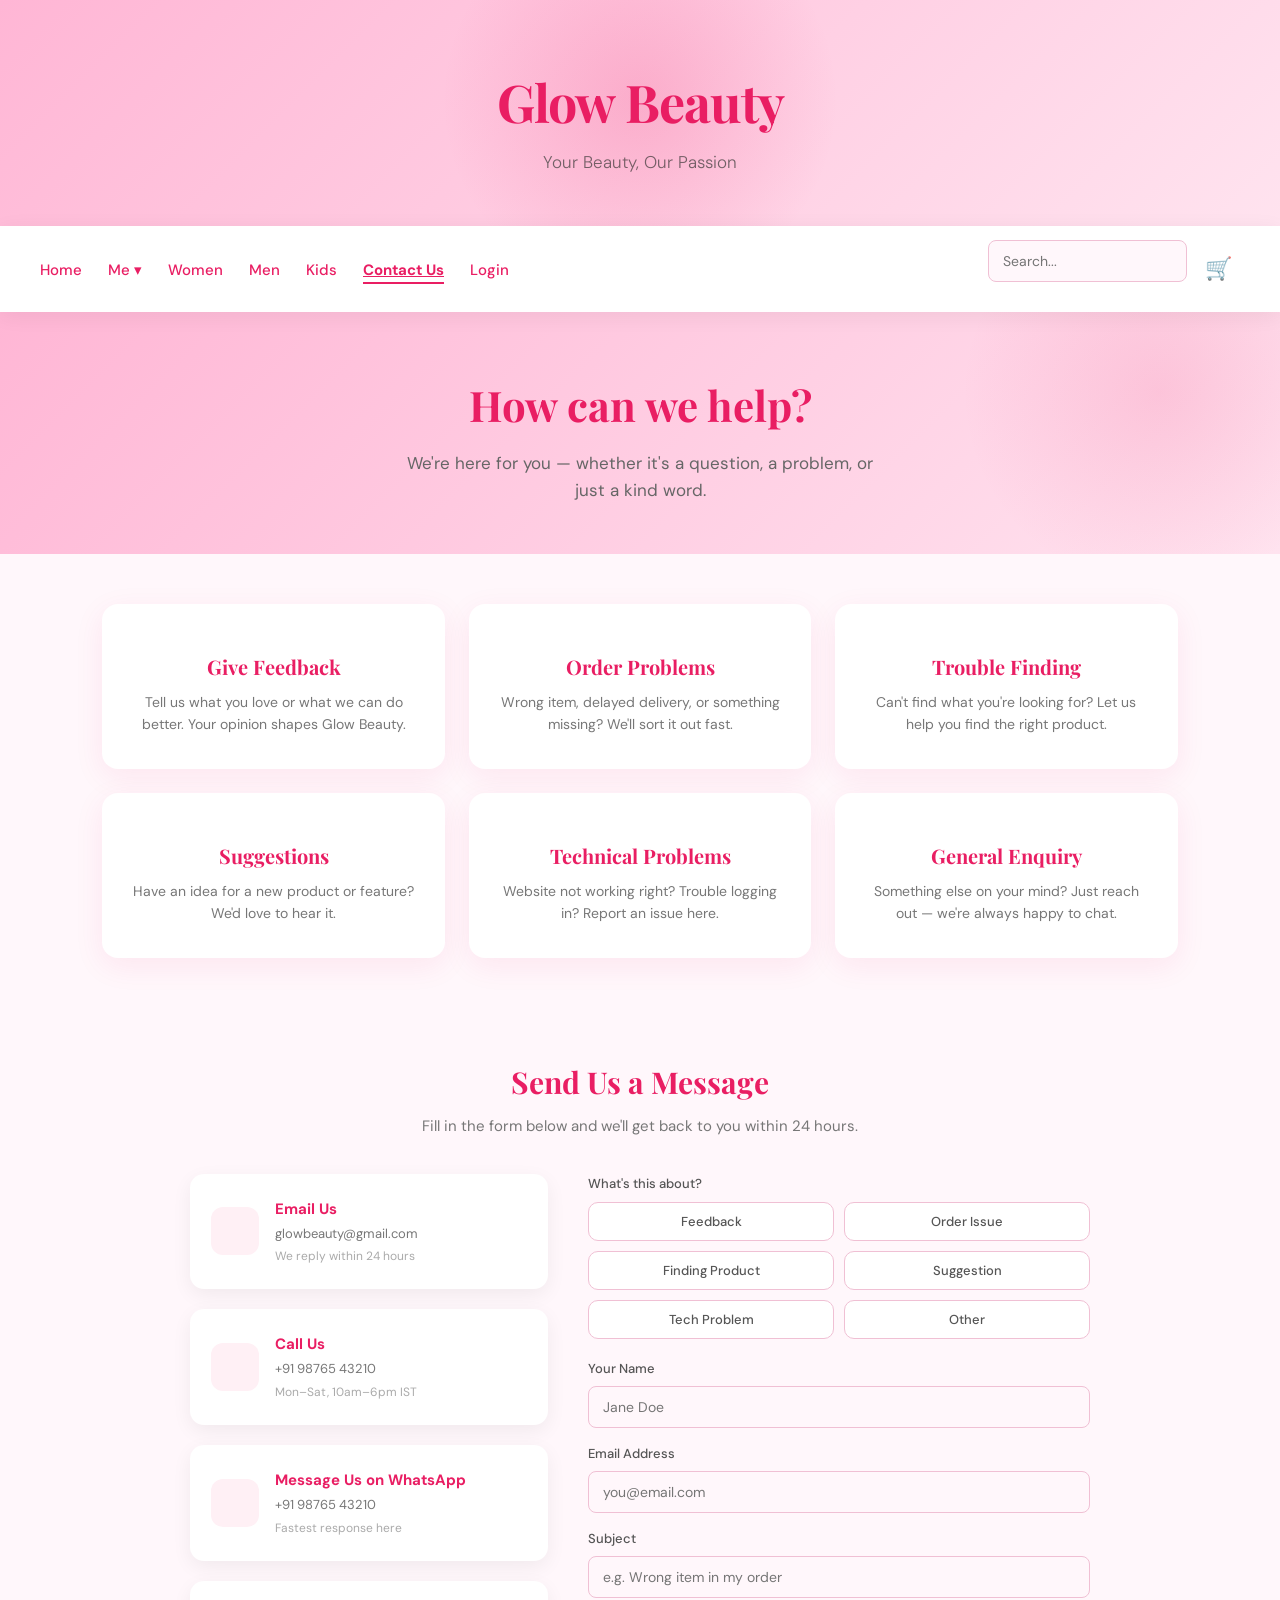
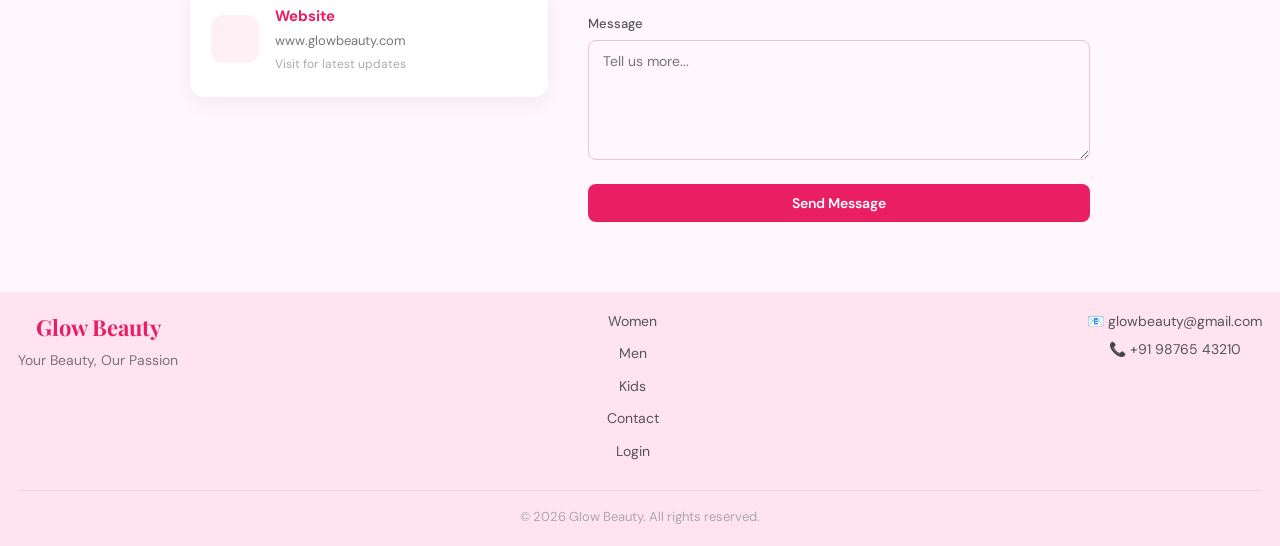
<file: contact.html>
<!DOCTYPE html>
<html lang="en">
<head>
<meta charset="UTF-8">
<meta name="viewport" content="width=device-width, initial-scale=1.0">
<title>Contact Us | Glow Beauty</title>
<link rel="stylesheet" href="style.css">
<link href="https://fonts.googleapis.com/css2?family=Playfair+Display:wght@400;700&family=DM+Sans:wght@300;400;500&display=swap" rel="stylesheet">
<style>
  .contact-hero {
    background: linear-gradient(135deg, #ffb6d5, #ffe3ef);
    text-align: center;
    padding: 60px 8% 50px;
    position: relative;
    overflow: hidden;
  }
  .contact-hero::before {
    content:'';position:absolute;width:400px;height:400px;
    background:radial-gradient(circle,rgba(233,30,99,0.12) 0%,transparent 70%);
    top:-120px;right:-80px;pointer-events:none;
  }
  .contact-hero h1 {
    font-family:'Playfair Display',serif;
    font-size:42px;color:#e91e63;margin-bottom:10px;
  }
  .contact-hero p { color:#666;font-size:17px;max-width:500px;margin:0 auto; }

  /* Support cards grid */
  .support-grid {
    display:grid;
    grid-template-columns:repeat(auto-fit,minmax(260px,1fr));
    gap:24px;
    padding:50px 8%;
  }
  .support-card {
    background:#fff;
    border-radius:16px;
    padding:32px 28px;
    box-shadow:0 8px 30px rgba(233,30,99,0.08);
    text-align:center;
    transition:transform 0.25s,box-shadow 0.25s;
    cursor:pointer;
    border:1.5px solid transparent;
    text-decoration:none;
    color:inherit;
    display:block;
  }
  .support-card:hover {
    transform:translateY(-6px);
    box-shadow:0 16px 40px rgba(233,30,99,0.15);
    border-color:#f0c0d4;
  }
  .support-card .s-icon {
    font-size:40px;margin-bottom:14px;display:block;
  }
  .support-card h3 {
    font-family:'Playfair Display',serif;
    color:#e91e63;font-size:20px;margin-bottom:8px;
  }
  .support-card p { color:#777;font-size:14px;line-height:1.6; }

  /* Contact form section */
  .contact-form-section {
    background:#fff7fb;
    padding:50px 8%;
  }
  .contact-form-section .section-header { text-align:center;margin-bottom:36px; }
  .contact-form-section .section-header h2 {
    font-family:'Playfair Display',serif;
    color:#e91e63;font-size:30px;margin-bottom:8px;
  }
  .contact-form-section .section-header p { color:#777; }

  .contact-layout {
    display:grid;
    grid-template-columns:1fr 1.4fr;
    gap:40px;
    max-width:900px;
    margin:0 auto;
  }

  /* Topic selector */
  .topic-label {
    display:block;
    font-size:13px;font-weight:500;color:#555;margin-bottom:8px;
  }
  .topic-grid {
    display:grid;
    grid-template-columns:1fr 1fr;
    gap:10px;
    margin-bottom:20px;
  }
  .topic-btn {
    background:#fff;
    border:1.5px solid #f0c0d4;
    border-radius:10px;
    padding:10px 12px;
    font-family:'DM Sans',sans-serif;
    font-size:13px;
    font-weight:500;
    color:#555;
    cursor:pointer;
    transition:all 0.2s;
    text-align:center;
  }
  .topic-btn:hover,.topic-btn.selected {
    background:#e91e63;color:#fff;border-color:#e91e63;
  }

  /* Direct contact info */
  .direct-contact { display:flex;flex-direction:column;gap:20px; }
  .contact-info-card {
    background:#fff;
    border-radius:14px;
    padding:22px 20px;
    box-shadow:0 6px 20px rgba(0,0,0,0.06);
    display:flex;
    align-items:center;
    gap:16px;
    text-decoration:none;
    color:inherit;
    transition:transform 0.2s,box-shadow 0.2s;
    border:1.5px solid transparent;
  }
  .contact-info-card:hover {
    transform:translateX(4px);
    border-color:#f0c0d4;
    box-shadow:0 10px 28px rgba(233,30,99,0.1);
  }
  .contact-info-card .ci-icon {
    font-size:28px;width:48px;height:48px;
    background:#fff0f5;border-radius:12px;
    display:flex;align-items:center;justify-content:center;
    flex-shrink:0;
  }
  .contact-info-card h4 { color:#e91e63;font-size:15px;margin-bottom:3px; }
  .contact-info-card p { color:#777;font-size:13px; }

  /* Form styling */
  .contact-form-inner select {
    width:100%;padding:11px 14px;
    border-radius:8px;border:1.5px solid #f0c0d4;
    margin-bottom:16px;font-family:inherit;font-size:14px;
    background:#fff7fb;color:#333;
    appearance:none;
    background-image:url("data:image/svg+xml,%3Csvg xmlns='http://www.w3.org/2000/svg' width='12' height='8' viewBox='0 0 12 8'%3E%3Cpath d='M1 1l5 5 5-5' stroke='%23e91e63' stroke-width='1.5' fill='none'/%3E%3C/svg%3E");
    background-repeat:no-repeat;
    background-position:right 14px center;
    cursor:pointer;
  }
  .contact-form-inner select:focus { outline:none;border-color:#e91e63; }
  .contact-form-inner textarea {
    width:100%;padding:11px 14px;
    border-radius:8px;border:1.5px solid #f0c0d4;
    margin-bottom:16px;font-family:inherit;font-size:14px;
    background:#fff7fb;resize:vertical;min-height:120px;
  }
  .contact-form-inner textarea:focus { outline:none;border-color:#e91e63; }
  #formSuccess {
    display:none;text-align:center;padding:30px 0;
  }
  #formSuccess .s-icon { font-size:48px; }
  #formSuccess h3 { color:#e91e63;margin:10px 0; }
  #formSuccess p { color:#777; }

  @media(max-width:680px) {
    .contact-layout { grid-template-columns:1fr; }
    .topic-grid { grid-template-columns:1fr 1fr; }
  }
</style>
</head>
<body>

<div id="toastContainer"></div>

<header>
  <div class="header-glow"></div>
  <h1>Glow Beauty</h1>
  <h3>Your Beauty, Our Passion </h3>
</header>

<nav>
  <div class="nav-left">
    <a href="index.html">Home</a>
    <div class="dropdown">
      <button class="dropdown-toggle nav-link-btn">Me ▾</button>
      <div class="dropdown-menu">
        <a href="my-orders.html"> My Orders</a>
        <a href="my-account.html"> My Account</a>
        <a href="my-info.html"> Personal Information</a>
        <a href="my-rewards.html"> Reward Points</a>
      </div>
    </div>
    <a href="women.html">Women</a>
    <a href="men.html">Men</a>
    <a href="kids.html">Kids</a>
    <a href="contact.html" class="nav-active">Contact Us</a>
    <a href="login.php">Login</a>
  </div>
  <div class="nav-right">
    <input type="text" id="searchInput" placeholder="Search..." class="search">
    <button id="cartIcon" class="cart" aria-label="Cart">🛒 <span id="cartCount" class="cart-badge">0</span></button>
  </div>
</nav>

<!-- Hero -->
<div class="contact-hero reveal">
  <h1>How can we help? </h1>
  <p>We're here for you — whether it's a question, a problem, or just a kind word.</p>
</div>

<!-- Support Cards -->
<div class="support-grid">

  <a href="#message-form" class="support-card reveal" onclick="selectTopic('feedback')">
    <span class="s-icon"></span>
    <h3>Give Feedback</h3>
    <p>Tell us what you love or what we can do better. Your opinion shapes Glow Beauty.</p>
  </a>

  <a href="#message-form" class="support-card reveal" onclick="selectTopic('order')">
    <span class="s-icon"></span>
    <h3>Order Problems</h3>
    <p>Wrong item, delayed delivery, or something missing? We'll sort it out fast.</p>
  </a>

  <a href="#message-form" class="support-card reveal" onclick="selectTopic('finding')">
    <span class="s-icon"></span>
    <h3>Trouble Finding</h3>
    <p>Can't find what you're looking for? Let us help you find the right product.</p>
  </a>

  <a href="#message-form" class="support-card reveal" onclick="selectTopic('suggestion')">
    <span class="s-icon"></span>
    <h3>Suggestions</h3>
    <p>Have an idea for a new product or feature? We'd love to hear it.</p>
  </a>

  <a href="#message-form" class="support-card reveal" onclick="selectTopic('problem')">
    <span class="s-icon"></span>
    <h3>Technical Problems</h3>
    <p>Website not working right? Trouble logging in? Report an issue here.</p>
  </a>

  <a href="#message-form" class="support-card reveal" onclick="selectTopic('other')">
    <span class="s-icon"></span>
    <h3>General Enquiry</h3>
    <p>Something else on your mind? Just reach out — we're always happy to chat.</p>
  </a>

</div>

<!-- Contact Form + Direct Info -->
<div class="contact-form-section" id="message-form">
  <div class="section-header">
    <h2>Send Us a Message</h2>
    <p>Fill in the form below and we'll get back to you within 24 hours.</p>
  </div>

  <div class="contact-layout">

    <!-- Direct contact info (left) -->
    <div class="direct-contact">

      <a href="mailto:glowbeauty@gmail.com" class="contact-info-card reveal">
        <div class="ci-icon"></div>
        <div>
          <h4>Email Us</h4>
          <p>glowbeauty@gmail.com</p>
          <p style="font-size:12px;color:#aaa;margin-top:3px;">We reply within 24 hours</p>
        </div>
      </a>

      <a href="tel:+919876543210" class="contact-info-card reveal">
        <div class="ci-icon"></div>
        <div>
          <h4>Call Us</h4>
          <p>+91 98765 43210</p>
          <p style="font-size:12px;color:#aaa;margin-top:3px;">Mon–Sat, 10am–6pm IST</p>
        </div>
      </a>

      <a href="https://wa.me/919876543210" target="_blank" class="contact-info-card reveal">
        <div class="ci-icon"></div>
        <div>
          <h4>Message Us on WhatsApp</h4>
          <p>+91 98765 43210</p>
          <p style="font-size:12px;color:#aaa;margin-top:3px;">Fastest response here</p>
        </div>
      </a>

      <div class="contact-info-card reveal" style="cursor:default;">
        <div class="ci-icon"></div>
        <div>
          <h4>Website</h4>
          <p>www.glowbeauty.com</p>
          <p style="font-size:12px;color:#aaa;margin-top:3px;">Visit for latest updates</p>
        </div>
      </div>

    </div>

    <!-- Message form (right) -->
    <div>
      <form class="validate-form contact-form-inner" id="contactPageForm">

        <span class="topic-label">What's this about?</span>
        <div class="topic-grid" id="topicGrid">
          <button type="button" class="topic-btn" data-topic="feedback"> Feedback</button>
          <button type="button" class="topic-btn" data-topic="order"> Order Issue</button>
          <button type="button" class="topic-btn" data-topic="finding"> Finding Product</button>
          <button type="button" class="topic-btn" data-topic="suggestion"> Suggestion</button>
          <button type="button" class="topic-btn" data-topic="problem"> Tech Problem</button>
          <button type="button" class="topic-btn" data-topic="other"> Other</button>
        </div>
        <input type="hidden" name="topic" id="topicInput" value="">

        <label>Your Name</label>
        <input type="text" name="name" placeholder="Jane Doe" required>

        <label>Email Address</label>
        <input type="email" name="email" placeholder="you@email.com" required>

        <label>Subject</label>
        <input type="text" name="subject" id="subjectInput" placeholder="e.g. Wrong item in my order" required>

        <label>Message</label>
        <textarea name="message" placeholder="Tell us more..." required data-min="10"></textarea>

        <button type="submit" class="btn-submit" id="contactSubmitBtn">Send Message </button>
        <p id="contactFormError" class="auth-error" style="display:none;"></p>
      </form>

      <div id="formSuccess">
        <span class="s-icon"></span>
        <h3>Message Sent!</h3>
        <p>Thank you for reaching out. We'll reply to your email within 24 hours.</p>
      </div>
    </div>

  </div>
</div>

<footer>
  <div class="footer-inner">
    <div class="footer-brand">
      <h3>Glow Beauty</h3>
      <p>Your Beauty, Our Passion </p>
    </div>
    <div class="footer-links">
      <a href="women.html">Women</a>
      <a href="men.html">Men</a>
      <a href="kids.html">Kids</a>
      <a href="contact.html">Contact</a>
      <a href="login.php">Login</a>
    </div>
    <div class="footer-contact">
      <p>📧 glowbeauty@gmail.com</p>
      <p>📞 +91 98765 43210</p>
    </div>
  </div>
  <p class="footer-copy">© 2026 Glow Beauty. All rights reserved.</p>
</footer>

<script src="main.js"></script>
<script>
// Topic button selection
document.querySelectorAll('.topic-btn').forEach(btn => {
  btn.addEventListener('click', () => {
    document.querySelectorAll('.topic-btn').forEach(b => b.classList.remove('selected'));
    btn.classList.add('selected');
    document.getElementById('topicInput').value = btn.dataset.topic;
    // Auto-fill subject hint
    const hints = {
      feedback:   'Feedback about Glow Beauty',
      order:      'Issue with my order',
      finding:    'Help finding a product',
      suggestion: 'Product suggestion',
      problem:    'Technical problem on website',
      other:      'General enquiry',
    };
    const sub = document.getElementById('subjectInput');
    if (!sub.dataset.userEdited) sub.value = hints[btn.dataset.topic] || '';
  });
});
document.getElementById('subjectInput')?.addEventListener('input', function() {
  this.dataset.userEdited = 'true';
});

// Select topic from card click (passed via onclick)
function selectTopic(topic) {
  setTimeout(() => {
    const btn = document.querySelector(`.topic-btn[data-topic="${topic}"]`);
    if (btn) btn.click();
    document.getElementById('message-form')?.scrollIntoView({ behavior: 'smooth' });
  }, 100);
}

// Form submit → contact.php
document.getElementById('contactPageForm')?.addEventListener('form:valid', async () => {
  const form   = document.getElementById('contactPageForm');
  const btn    = document.getElementById('contactSubmitBtn');
  const errEl  = document.getElementById('contactFormError');
  btn.textContent = 'Sending...';
  btn.disabled    = true;
  errEl.style.display = 'none';

  try {
    const res = await fetch('contact.php', {
      method: 'POST',
      headers: { 'Content-Type': 'application/json' },
      body: JSON.stringify({
        name:    form.querySelector('[name=name]').value,
        email:   form.querySelector('[name=email]').value,
        subject: form.querySelector('[name=subject]').value,
        message: form.querySelector('[name=message]').value,
        topic:   document.getElementById('topicInput').value,
      })
    });
    const data = await res.json();
    if (data.success) {
      form.style.display = 'none';
      document.getElementById('formSuccess').style.display = 'block';
      showToast('Message sent! ');
    } else {
      errEl.textContent   = (data.errors || ['Something went wrong.']).join(' ');
      errEl.style.display = 'block';
    }
  } catch {
    // Demo mode
    form.style.display = 'none';
    document.getElementById('formSuccess').style.display = 'block';
    showToast('Message sent! ');
  } finally {
    btn.textContent = 'Send Message ';
    btn.disabled    = false;
  }
});
</script>
</body>
</html>
</file>
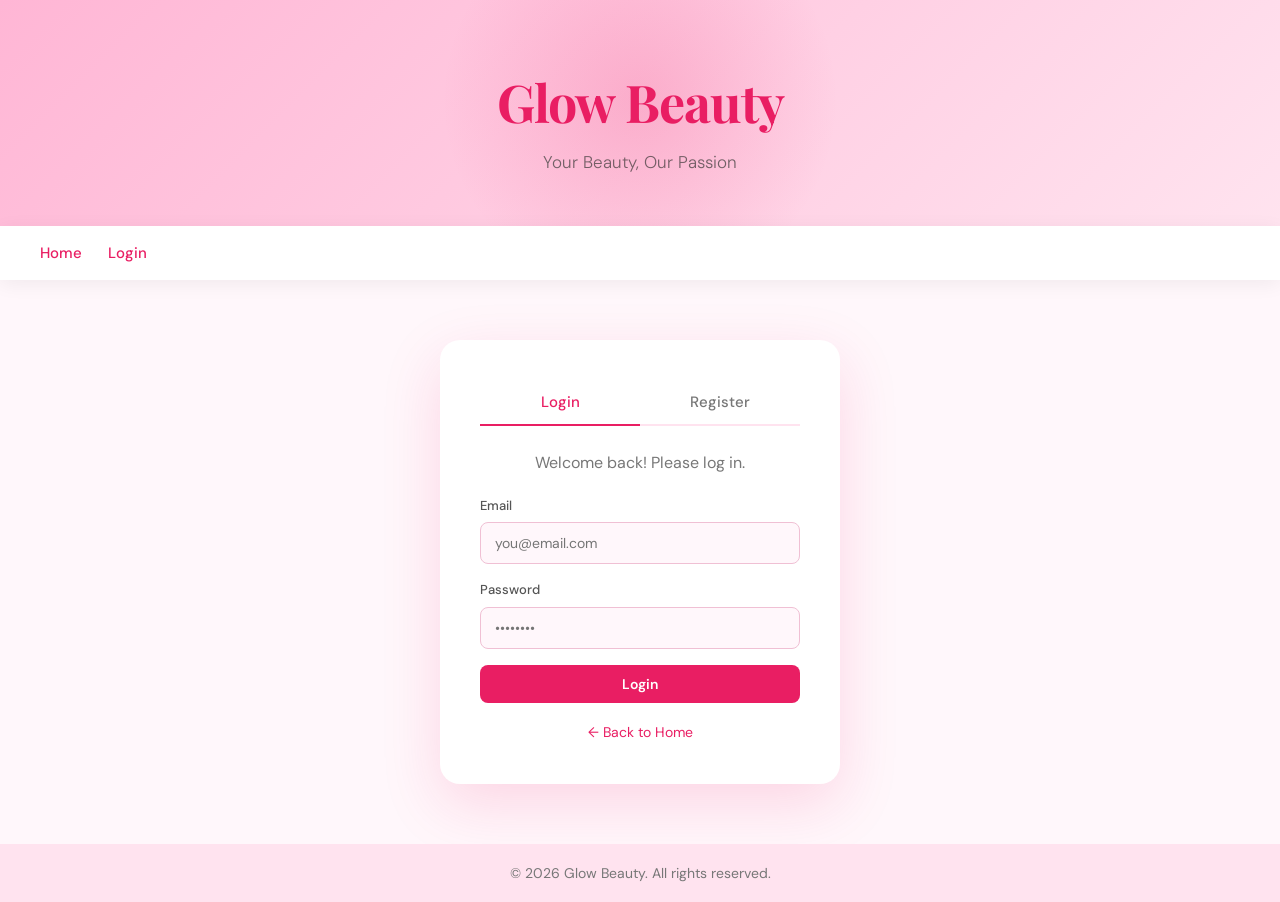
<file: login.html>
<!DOCTYPE html>
<html lang="en">
<head>
<meta charset="UTF-8">
<meta name="viewport" content="width=device-width, initial-scale=1.0">
<title>Login | Glow Beauty</title>
<link rel="stylesheet" href="style.css">
<link href="https://fonts.googleapis.com/css2?family=Playfair+Display:wght@400;700&family=DM+Sans:wght@300;400;500&display=swap" rel="stylesheet">
</head>
<body>

<div id="toastContainer"></div>

<header>
  <div class="header-glow"></div>
  <h1>Glow Beauty</h1>
  <h3>Your Beauty, Our Passion </h3>
</header>

<nav>
  <div class="nav-left">
    <a href="index.html">Home</a>
    <a href="login.html">Login</a>
  </div>
</nav>

<div class="login-box reveal">
  <!-- TAB SWITCHER -->
  <div class="auth-tabs">
    <button class="tab-btn active" data-tab="login">Login</button>
    <button class="tab-btn" data-tab="register">Register</button>
  </div>

  <!-- LOGIN FORM -->
  <div id="loginTab" class="tab-content active">
    <p>Welcome back! Please log in.</p>
    <form class="validate-form" id="loginForm">
      <label>Email</label>
      <input type="email" name="email" placeholder="you@email.com" required>
      <label>Password</label>
      <input type="password" name="password" placeholder="••••••••" required data-min="6">
      <button type="submit" class="btn-submit" id="loginBtn">Login</button>
      <p id="loginError" class="auth-error" style="display:none;"></p>
    </form>
  </div>

  <!-- REGISTER FORM -->
  <div id="registerTab" class="tab-content" style="display:none">
    <p>Create your account!</p>
    <form class="validate-form" id="registerForm">
      <label>Full Name</label>
      <input type="text" name="name" placeholder="Jane Doe" required>
      <label>Email</label>
      <input type="email" name="email" placeholder="you@email.com" required>
      <label>Password</label>
      <input type="password" name="password" id="regPassword" placeholder="Min 8 characters" required data-min="8">
      <label>Confirm Password</label>
      <input type="password" name="confirm_password" placeholder="Repeat password" required data-match="regPassword">
      <button type="submit" class="btn-submit" id="registerBtn">Create Account</button>
      <p id="registerError" class="auth-error" style="display:none;"></p>
    </form>
  </div>

  <a href="index.html" class="back-link">← Back to Home</a>
</div>

<footer>
  <p>© 2026 Glow Beauty. All rights reserved.</p>
</footer>

<script src="main.js"></script>
<script>
/* ── Auth page specific JS ── */
document.addEventListener('DOMContentLoaded', () => {

  // Tab switching
  document.querySelectorAll('.tab-btn').forEach(btn => {
    btn.addEventListener('click', () => {
      document.querySelectorAll('.tab-btn').forEach(b => b.classList.remove('active'));
      document.querySelectorAll('.tab-content').forEach(t => t.style.display = 'none');
      btn.classList.add('active');
      document.getElementById(btn.dataset.tab + 'Tab').style.display = 'block';
    });
  });

  // LOGIN submit → POST to auth.php
  document.getElementById('loginForm').addEventListener('form:valid', async () => {
    const btn = document.getElementById('loginBtn');
    const errEl = document.getElementById('loginError');
    btn.textContent = 'Logging in...';
    btn.disabled = true;
    errEl.style.display = 'none';

    try {
      const res = await fetch('auth.php?action=login', {
        method: 'POST',
        headers: { 'Content-Type': 'application/json' },
        body: JSON.stringify({
          email: document.querySelector('#loginForm [name=email]').value,
          password: document.querySelector('#loginForm [name=password]').value,
        })
      });
      const data = await res.json();
      if (data.success) {
        showToast('Welcome back, ' + data.user.name + '! ');
        setTimeout(() => window.location.href = 'index.html', 1500);
      } else {
        errEl.textContent = (data.errors || ['Login failed.']).join(' ');
        errEl.style.display = 'block';
      }
    } catch {
      errEl.textContent = 'Network error. Please try again.';
      errEl.style.display = 'block';
    } finally {
      btn.textContent = 'Login';
      btn.disabled = false;
    }
  });

  // REGISTER submit → POST to auth.php
  document.getElementById('registerForm').addEventListener('form:valid', async () => {
    const btn = document.getElementById('registerBtn');
    const errEl = document.getElementById('registerError');
    btn.textContent = 'Creating account...';
    btn.disabled = true;
    errEl.style.display = 'none';

    try {
      const res = await fetch('auth.php?action=register', {
        method: 'POST',
        headers: { 'Content-Type': 'application/json' },
        body: JSON.stringify({
          name: document.querySelector('#registerForm [name=name]').value,
          email: document.querySelector('#registerForm [name=email]').value,
          password: document.querySelector('#registerForm [name=password]').value,
        })
      });
      const data = await res.json();
      if (data.success) {
        showToast('Account created! Welcome ');
        setTimeout(() => window.location.href = 'index.html', 1500);
      } else {
        errEl.textContent = (data.errors || ['Registration failed.']).join(' ');
        errEl.style.display = 'block';
      }
    } catch {
      errEl.textContent = 'Network error. Please try again.';
      errEl.style.display = 'block';
    } finally {
      btn.textContent = 'Create Account';
      btn.disabled = false;
    }
  });

});
</script>
</body>
</html>
</file>
<file: style.css>
/* ============================================================
   style.css — Glow Beauty
   ============================================================ */

@import url('https://fonts.googleapis.com/css2?family=Playfair+Display:wght@400;700&family=DM+Sans:wght@300;400;500&display=swap');

:root {
  --pink:       #e91e63;
  --pink-light: #ffe3ef;
  --pink-mid:   #ffb6d5;
  --bg:         #fff7fb;
  --white:      #ffffff;
  --text:       #333333;
  --muted:      #777777;
  --shadow:     0 10px 30px rgba(233,30,99,0.12);
  --radius:     14px;
}

* { margin:0; padding:0; box-sizing:border-box; }

body {
  background: var(--bg);
  color: var(--text);
  font-family: 'DM Sans', sans-serif;
  line-height: 1.6;
  opacity: 0;
  transition: opacity 0.6s ease;
}
body.loaded { opacity: 1; }

/* ─── HEADER ─── */
header {
  background: linear-gradient(135deg, var(--pink-mid), var(--pink-light));
  text-align: center;
  padding: 60px 20px 50px;
  position: relative;
  overflow: hidden;
}
.header-glow {
  position: absolute;
  width: 400px; height: 400px;
  background: radial-gradient(circle, rgba(233,30,99,0.18) 0%, transparent 70%);
  top: -100px; left: 50%; transform: translateX(-50%);
  pointer-events: none;
}
header h1 {
  font-family: 'Playfair Display', serif;
  font-size: 52px;
  color: var(--pink);
  letter-spacing: -1px;
  position: relative;
}
header h3 {
  font-weight: 300;
  color: #666;
  margin-top: 6px;
  font-size: 17px;
}

/* ─── NAV ─── */
nav {
  background: var(--white);
  display: flex;
  justify-content: space-between;
  align-items: center;
  padding: 14px 40px;
  box-shadow: 0 4px 20px rgba(0,0,0,0.06);
  position: sticky;
  top: 0;
  z-index: 100;
}
nav a {
  text-decoration: none;
  margin-right: 22px;
  color: var(--pink);
  font-weight: 500;
  font-size: 15px;
  transition: opacity 0.2s;
}
nav a:hover { opacity: 0.7; }
.nav-right { display: flex; align-items: center; gap: 10px; }
.search {
  padding: 8px 14px;
  border-radius: 20px;
  border: 1.5px solid #f0c0d4;
  font-family: inherit;
  font-size: 14px;
  background: var(--bg);
  transition: border-color 0.2s, box-shadow 0.2s;
  width: 200px;
}
.search:focus {
  outline: none;
  border-color: var(--pink);
  box-shadow: 0 0 0 3px rgba(233,30,99,0.1);
}
.cart {
  font-size: 22px;
  background: none;
  border: none;
  cursor: pointer;
  position: relative;
  padding: 4px 8px;
  transition: transform 0.3s;
}
.cart:hover { transform: scale(1.1); }
.cart-badge {
  background: var(--pink);
  color: white;
  font-size: 11px;
  font-weight: 700;
  border-radius: 50%;
  padding: 2px 6px;
  position: absolute;
  top: -4px; right: -4px;
  display: none;
  font-family: 'DM Sans', sans-serif;
}

/* ─── MAIN ─── */
main { padding: 50px 8%; }
section {
  margin-bottom: 60px;
  text-align: center;
}
section h2 {
  font-family: 'Playfair Display', serif;
  color: var(--pink);
  font-size: 30px;
  margin-bottom: 16px;
}
section p {
  max-width: 600px;
  margin: 0 auto;
  color: var(--muted);
}

img {
  border-radius: var(--radius);
  box-shadow: var(--shadow);
  transition: transform 0.35s ease, box-shadow 0.35s ease;
  display: inline-block;
}
img:hover {
  transform: scale(1.05) translateY(-4px);
  box-shadow: 0 20px 40px rgba(233,30,99,0.2);
}

ul { list-style: none; margin-top: 20px; }
ul li {
  background: var(--white);
  margin: 10px auto;
  padding: 14px 20px;
  width: 300px;
  border-radius: var(--radius);
  box-shadow: 0 6px 15px rgba(0,0,0,0.07);
  font-size: 15px;
  transition: transform 0.2s;
}
ul li:hover { transform: translateY(-3px); }

/* ─── PRODUCT GRID ─── */
.product-grid {
  display: flex;
  flex-wrap: wrap;
  gap: 24px;
  justify-content: center;
  margin: 30px 0;
}
.product-card {
  background: var(--white);
  border-radius: var(--radius);
  padding: 20px;
  width: 220px;
  box-shadow: var(--shadow);
  text-align: center;
  transition: transform 0.3s, box-shadow 0.3s;
}
.product-card:hover {
  transform: translateY(-6px);
  box-shadow: 0 20px 40px rgba(233,30,99,0.18);
}
.product-card h3 {
  font-family: 'Playfair Display', serif;
  font-size: 17px;
  color: var(--text);
  margin: 12px 0 4px;
}
.product-card .price {
  color: var(--pink);
  font-weight: 700;
  font-size: 16px;
  margin-bottom: 14px;
}
.product-card img {
  width: 160px;
  height: 160px;
  object-fit: cover;
  border-radius: 10px;
}

/* ─── BUTTONS ─── */
.add-to-cart, .btn-submit, .btn-checkout {
  background: var(--pink);
  color: white;
  border: none;
  border-radius: 8px;
  padding: 10px 20px;
  font-family: 'DM Sans', sans-serif;
  font-weight: 600;
  font-size: 14px;
  cursor: pointer;
  transition: background 0.2s, transform 0.15s;
  width: 100%;
}
.add-to-cart:hover, .btn-submit:hover, .btn-checkout:hover {
  background: #c2185b;
  transform: translateY(-1px);
}

/* ─── CONTACT FORM ─── */
.contact-form {
  max-width: 400px;
  margin: 24px auto 0;
  text-align: left;
}
.contact-form input,
.contact-form textarea {
  display: block;
  width: 100%;
  padding: 11px;
  border-radius: 8px;
  border: 1.5px solid #f0c0d4;
  margin-bottom: 14px;
  font-family: inherit;
  font-size: 14px;
  background: var(--bg);
  transition: border-color 0.2s;
}
.contact-form input:focus,
.contact-form textarea:focus {
  outline: none;
  border-color: var(--pink);
}

/* ─── FORM VALIDATION STATES ─── */
input.invalid, textarea.invalid { border-color: #e53935 !important; }
input.valid, textarea.valid     { border-color: #43a047 !important; }
.field-error {
  color: #e53935;
  font-size: 12px;
  margin-top: -10px;
  margin-bottom: 10px;
  display: block;
}

/* ─── LOGIN BOX ─── */
.login-box {
  background: var(--white);
  width: 400px;
  padding: 40px;
  margin: 60px auto;
  border-radius: 20px;
  box-shadow: 0 20px 60px rgba(233,30,99,0.15);
  text-align: center;
}
.login-box p { margin-bottom: 20px; color: var(--muted); }

/* Auth tabs */
.auth-tabs {
  display: flex;
  border-bottom: 2px solid var(--pink-light);
  margin-bottom: 24px;
}
.tab-btn {
  flex: 1;
  background: none;
  border: none;
  padding: 12px;
  font-family: 'DM Sans', sans-serif;
  font-size: 15px;
  font-weight: 500;
  color: var(--muted);
  cursor: pointer;
  transition: color 0.2s;
}
.tab-btn.active { color: var(--pink); border-bottom: 2px solid var(--pink); margin-bottom: -2px; }

label {
  display: block;
  text-align: left;
  margin-bottom: 6px;
  font-size: 13px;
  font-weight: 500;
  color: #555;
}
input[type=email], input[type=password], input[type=text], input[type=tel] {
  width: 100%;
  padding: 11px 14px;
  border-radius: 8px;
  border: 1.5px solid #f0c0d4;
  margin-bottom: 16px;
  font-family: inherit;
  font-size: 14px;
  background: var(--bg);
  transition: border-color 0.2s, box-shadow 0.2s;
}
input:focus {
  outline: none;
  border-color: var(--pink);
  box-shadow: 0 0 0 3px rgba(233,30,99,0.1);
}
.back-link {
  display: block;
  margin-top: 18px;
  color: var(--pink);
  text-decoration: none;
  font-size: 14px;
}
.auth-error {
  color: #e53935;
  font-size: 13px;
  margin-top: 10px;
}

/* ─── CAPTCHA ─── */
.captcha-row {
  display: flex;
  align-items: center;
  gap: 12px;
  margin-bottom: 14px;
}
.captcha-code {
  font-family: 'Courier New', monospace;
  font-size: 22px;
  font-weight: 700;
  letter-spacing: 6px;
  color: #e91e63;
  background: linear-gradient(135deg, #ffe3ef, #fff0f6);
  padding: 10px 20px;
  border-radius: 10px;
  border: 2px dashed #ffb6d5;
  user-select: none;
  min-width: 110px;
  text-align: center;
}
.captcha-refresh {
  background: none;
  border: 1.5px solid #f0c0d4;
  border-radius: 8px;
  padding: 8px 12px;
  font-size: 18px;
  cursor: pointer;
  color: #e91e63;
  transition: background 0.2s, transform 0.3s;
  line-height: 1;
}
.captcha-refresh:hover {
  background: #ffe3ef;
  transform: rotate(180deg);
}

/* ─── SECTION LINK BUTTON ─── */
.section-link-btn {
  display: inline-block;
  margin-top: 16px;
  background: var(--pink);
  color: white;
  padding: 10px 24px;
  border-radius: 8px;
  text-decoration: none;
  font-weight: 600;
  font-size: 14px;
  transition: background 0.2s;
}
.section-link-btn:hover { background: #c2185b; }

/* ─── CART PANEL ─── */
.cart-panel {
  position: fixed;
  top: 0; right: -380px;
  width: 360px;
  height: 100vh;
  background: var(--white);
  box-shadow: -10px 0 40px rgba(0,0,0,0.12);
  z-index: 1000;
  transition: right 0.35s cubic-bezier(0.4,0,0.2,1);
  display: flex;
  flex-direction: column;
  padding: 0;
}
.cart-panel.open { right: 0; }
.cart-overlay {
  display: none;
  position: fixed; inset: 0;
  background: rgba(0,0,0,0.3);
  z-index: 999;
}
.cart-overlay.active { display: block; }
.cart-header {
  display: flex;
  justify-content: space-between;
  align-items: center;
  padding: 20px 24px;
  border-bottom: 1px solid var(--pink-light);
  background: var(--pink-light);
}
.cart-header h3 { font-family: 'Playfair Display', serif; color: var(--pink); }
.cart-header button {
  background: none; border: none; font-size: 20px;
  cursor: pointer; color: var(--muted); padding: 4px;
}
#cartBody {
  flex: 1;
  overflow-y: auto;
  padding: 16px 24px;
}
.cart-empty { color: var(--muted); text-align: center; margin-top: 40px; font-size: 15px; }
.cart-list { list-style: none; }
.cart-item {
  display: flex;
  align-items: center;
  gap: 10px;
  padding: 12px 0;
  border-bottom: 1px solid #fce4ec;
  font-size: 14px;
}
.cart-item-name { flex: 1; font-weight: 500; }
.cart-item-qty  { color: var(--muted); }
.cart-item-price { color: var(--pink); font-weight: 700; }
.cart-remove {
  background: none; border: none; cursor: pointer;
  color: #ccc; font-size: 14px; padding: 2px 6px;
  transition: color 0.2s;
}
.cart-remove:hover { color: #e53935; }
#cartFooter {
  padding: 16px 24px 24px;
  border-top: 1px solid var(--pink-light);
}
.cart-total-row {
  font-size: 16px;
  margin-bottom: 14px;
  text-align: right;
}
.cart-total-row strong { color: var(--pink); font-size: 18px; }

/* ─── MODAL ─── */
.modal-overlay {
  display: none;
  position: fixed; inset: 0;
  background: rgba(0,0,0,0.45);
  z-index: 2000;
  align-items: center;
  justify-content: center;
}
.modal-overlay.active { display: flex; }
.modal-box {
  background: var(--white);
  border-radius: 20px;
  padding: 36px;
  width: 90%;
  max-width: 460px;
  position: relative;
  max-height: 90vh;
  overflow-y: auto;
  box-shadow: 0 30px 80px rgba(0,0,0,0.2);
  animation: modalIn 0.3s ease;
}
@keyframes modalIn {
  from { opacity:0; transform: scale(0.92) translateY(20px); }
  to   { opacity:1; transform: scale(1) translateY(0); }
}
.modal-box h2 {
  font-family: 'Playfair Display', serif;
  color: var(--pink);
  margin-bottom: 4px;
}
.modal-close {
  position: absolute;
  top: 16px; right: 20px;
  background: none; border: none;
  font-size: 20px; cursor: pointer;
  color: var(--muted);
  transition: color 0.2s;
}
.modal-close:hover { color: var(--text); }

/* ─── TOAST ─── */
#toastContainer {
  position: fixed;
  bottom: 24px; right: 24px;
  z-index: 9999;
  display: flex;
  flex-direction: column;
  gap: 8px;
}
.toast {
  background: #222;
  color: white;
  padding: 12px 20px;
  border-radius: 10px;
  font-size: 14px;
  box-shadow: 0 8px 20px rgba(0,0,0,0.2);
  border-left: 3px solid var(--pink);
}

/* ─── SCROLL REVEAL ─── */
.reveal {
  opacity: 0;
  transform: translateY(28px);
  transition: opacity 0.65s ease, transform 0.65s ease;
}
.reveal.visible {
  opacity: 1;
  transform: none;
}

/* ─── CART BUMP ─── */
@keyframes bump {
  0%,100% { transform: scale(1); }
  50%      { transform: scale(1.35); }
}
.bump { animation: bump 0.35s ease; }

/* ─── FOOTER ─── */
footer {
  background: var(--pink-light);
  text-align: center;
  padding: 18px;
  color: var(--muted);
  font-size: 14px;
  margin-top: 20px;
}

/* ─── RESPONSIVE ─── */
@media (max-width: 600px) {
  header h1 { font-size: 36px; }
  nav { flex-direction: column; gap: 12px; padding: 12px 20px; }
  main { padding: 30px 5%; }
  .login-box { width: 95%; padding: 30px 20px; }
  .cart-panel { width: 100%; right: -100%; }
}

/* ─── SECTION PAGES ─── */

/* Active nav link */
.nav-active {
  text-decoration: underline;
  font-weight: 700 !important;
}

/* Shop now button on index sections */
.section-link-btn {
  display: inline-block;
  margin-top: 16px;
  background: var(--pink);
  color: white;
  padding: 10px 24px;
  border-radius: 8px;
  text-decoration: none;
  font-weight: 600;
  font-size: 14px;
  transition: background 0.2s, transform 0.15s;
}
.section-link-btn:hover {
  background: #c2185b;
  transform: translateY(-2px);
}

/* Hero banner for section pages */
.section-hero {
  min-height: 220px;
  display: flex;
  align-items: center;
  padding: 50px 8%;
  position: relative;
  overflow: hidden;
}
.women-hero {
  background: linear-gradient(135deg, #ffe3ef 0%, #ffb6d5 50%, #fce4ec 100%);
}
.men-hero {
  background: linear-gradient(135deg, #e3f0ff 0%, #b6d0f5 50%, #e8f4fd 100%);
}
.kids-hero {
  background: linear-gradient(135deg, #fffde7 0%, #fff9c4 50%, #f0f4c3 100%);
}
.section-hero-text { position: relative; z-index: 1; }
.section-hero-text h2 {
  font-family: 'Playfair Display', serif;
  font-size: 36px;
  color: var(--text);
  margin: 8px 0 10px;
}
.section-hero-text p { color: var(--muted); font-size: 16px; max-width: 480px; }
.section-tag {
  background: var(--pink);
  color: white;
  font-size: 12px;
  font-weight: 600;
  padding: 4px 14px;
  border-radius: 20px;
  letter-spacing: 0.5px;
  text-transform: uppercase;
}

/* Filter bar */
.filter-bar {
  display: flex;
  gap: 10px;
  justify-content: center;
  flex-wrap: wrap;
  margin-bottom: 10px;
}
.filter-btn {
  background: var(--white);
  border: 1.5px solid #f0c0d4;
  color: var(--muted);
  padding: 8px 20px;
  border-radius: 20px;
  font-family: 'DM Sans', sans-serif;
  font-size: 14px;
  font-weight: 500;
  cursor: pointer;
  transition: all 0.2s;
}
.filter-btn:hover { border-color: var(--pink); color: var(--pink); }
.filter-btn.active {
  background: var(--pink);
  border-color: var(--pink);
  color: white;
}

/* Product badge */
.product-card { position: relative; }
.product-badge {
  position: absolute;
  top: 12px; left: 12px;
  background: var(--pink);
  color: white;
  font-size: 11px;
  font-weight: 700;
  padding: 3px 10px;
  border-radius: 20px;
  text-transform: uppercase;
  letter-spacing: 0.3px;
}
.new-badge { background: #43a047; }
.product-desc {
  color: var(--muted);
  font-size: 13px;
  margin-bottom: 10px;
  margin-top: -6px;
}
.product-card img {
  width: 100%;
  height: 170px;
  object-fit: cover;
  border-radius: 10px;
  display: block;
}

/* Kids safety banner */
.safety-banner {
  display: flex;
  align-items: center;
  gap: 16px;
  background: #e8f5e9;
  border: 1.5px solid #a5d6a7;
  border-radius: var(--radius);
  padding: 16px 24px;
  max-width: 680px;
  margin: 0 auto;
  text-align: left;
}
.safety-icon { font-size: 32px; flex-shrink: 0; }
.safety-banner strong { color: #2e7d32; font-size: 15px; display: block; margin-bottom: 4px; }
.safety-banner p { color: #555; font-size: 13px; margin: 0; }

html { scroll-behavior: smooth; }

/* ─── NAV DROPDOWN (Me menu) ─── */
.dropdown { position: relative; display: inline-block; }
.nav-link-btn {
  background: none; border: none;
  font-family: 'DM Sans', sans-serif;
  font-size: 15px; font-weight: 500;
  color: var(--pink); cursor: pointer;
  padding: 0; margin-right: 22px;
  transition: opacity 0.2s;
}
.nav-link-btn:hover { opacity: 0.7; }
.dropdown-menu {
  display: none;
  position: absolute;
  top: calc(100% + 10px);
  left: 0;
  background: white;
  border-radius: 12px;
  box-shadow: 0 12px 40px rgba(0,0,0,0.12);
  min-width: 210px;
  z-index: 500;
  overflow: hidden;
  border: 1px solid #f5e0e8;
}
.dropdown-menu.open { display: block; animation: dropIn 0.2s ease; }
@keyframes dropIn {
  from { opacity: 0; transform: translateY(-8px); }
  to   { opacity: 1; transform: translateY(0); }
}
.dropdown-menu a {
  display: block;
  padding: 13px 20px;
  color: #333;
  text-decoration: none;
  font-size: 14px;
  font-weight: 400;
  margin-right: 0;
  transition: background 0.15s;
  border-bottom: 1px solid #fdf0f5;
}
.dropdown-menu a:last-child { border-bottom: none; }
.dropdown-menu a:hover { background: #fff0f5; color: var(--pink); }
.nav-active { border-bottom: 2px solid var(--pink); padding-bottom: 2px; }

/* ─── HERO BANNER ─── */
.hero-banner {
  display: flex;
  align-items: center;
  gap: 40px;
  padding: 60px 8%;
  background: linear-gradient(135deg, #fff7fb 0%, #ffe8f2 100%);
}
.hero-text { flex: 1; }
.hero-tag {
  display: inline-block;
  background: #ffe3ef;
  color: var(--pink);
  font-size: 13px;
  font-weight: 600;
  padding: 5px 14px;
  border-radius: 20px;
  margin-bottom: 16px;
}
.hero-text h2 {
  font-family: 'Playfair Display', serif;
  font-size: 40px;
  color: #222;
  line-height: 1.2;
  margin-bottom: 14px;
}
.hero-text p { color: #777; font-size: 16px; max-width: 440px; margin-bottom: 28px; }
.hero-btns { display: flex; gap: 14px; flex-wrap: wrap; }
.btn-primary {
  background: var(--pink);
  color: white;
  padding: 12px 28px;
  border-radius: 8px;
  text-decoration: none;
  font-weight: 600;
  font-size: 15px;
  transition: background 0.2s, transform 0.15s;
  display: inline-block;
}
.btn-primary:hover { background: #c2185b; transform: translateY(-1px); }
.btn-outline {
  background: white;
  color: var(--pink);
  border: 2px solid var(--pink);
  padding: 12px 28px;
  border-radius: 8px;
  text-decoration: none;
  font-weight: 600;
  font-size: 15px;
  transition: all 0.2s;
  display: inline-block;
}
.btn-outline:hover { background: var(--pink); color: white; }
.hero-img { flex: 1; text-align: center; }
.hero-img img {
  width: 100%;
  max-width: 400px;
  height: 300px;
  object-fit: cover;
  border-radius: 20px;
  box-shadow: 0 20px 50px rgba(233,30,99,0.15);
}

/* ─── SECTION HEADER ─── */
.section-header { text-align: center; margin-bottom: 36px; }
.section-header h2 {
  font-family: 'Playfair Display', serif;
  font-size: 32px;
  color: var(--pink);
  margin-bottom: 8px;
}
.section-header p { color: #777; font-size: 15px; }

/* ─── CATEGORY GRID ─── */
.category-grid {
  display: grid;
  grid-template-columns: repeat(auto-fill, minmax(200px, 1fr));
  gap: 20px;
  padding: 0 0 10px;
}
.category-card {
  background: var(--cat-bg, #fff7fb);
  border-radius: 16px;
  padding: 28px 20px;
  text-align: center;
  text-decoration: none;
  color: inherit;
  border: 1.5px solid transparent;
  transition: transform 0.25s, box-shadow 0.25s, border-color 0.2s;
  position: relative;
  display: block;
}
.category-card:hover {
  transform: translateY(-5px);
  box-shadow: 0 14px 36px rgba(0,0,0,0.1);
  border-color: var(--cat-color, #e91e63);
}
.cat-icon { font-size: 36px; margin-bottom: 12px; display: block; }
.category-card h3 {
  font-family: 'Playfair Display', serif;
  font-size: 17px;
  color: var(--cat-color, #e91e63);
  margin-bottom: 6px;
}
.category-card p { font-size: 13px; color: #888; line-height: 1.5; }
.cat-arrow {
  display: inline-block;
  margin-top: 10px;
  color: var(--cat-color, #e91e63);
  font-size: 18px;
  font-weight: 700;
  transition: transform 0.2s;
}
.category-card:hover .cat-arrow { transform: translateX(4px); }

/* ─── COLLECTION ROW ─── */
.collection-row {
  display: grid;
  grid-template-columns: repeat(auto-fit, minmax(260px, 1fr));
  gap: 28px;
}
.collection-card {
  background: white;
  border-radius: 16px;
  overflow: hidden;
  box-shadow: 0 8px 24px rgba(233,30,99,0.08);
  transition: transform 0.3s, box-shadow 0.3s;
}
.collection-card:hover {
  transform: translateY(-6px);
  box-shadow: 0 20px 44px rgba(233,30,99,0.14);
}
.collection-card img {
  width: 100%; height: 200px;
  object-fit: cover;
  border-radius: 0;
  box-shadow: none;
  display: block;
}
.collection-card img:hover { transform: none; }
.collection-info { padding: 22px 20px; }
.collection-info h3 {
  font-family: 'Playfair Display', serif;
  font-size: 20px; color: #222; margin-bottom: 8px;
}
.collection-info p { color: #777; font-size: 14px; margin-bottom: 16px; }

/* ─── WHY SECTION ─── */
.why-section { background: #fff7fb; padding: 50px 8%; border-radius: 20px; }
.why-grid {
  display: grid;
  grid-template-columns: repeat(auto-fill, minmax(200px, 1fr));
  gap: 24px;
}
.why-card {
  background: white;
  border-radius: 14px;
  padding: 24px 20px;
  text-align: center;
  box-shadow: 0 4px 16px rgba(0,0,0,0.05);
  transition: transform 0.2s;
}
.why-card:hover { transform: translateY(-4px); }
.why-icon { font-size: 32px; margin-bottom: 12px; }
.why-card h4 {
  font-family: 'Playfair Display', serif;
  font-size: 16px; color: var(--pink); margin-bottom: 8px;
}
.why-card p { font-size: 13px; color: #777; line-height: 1.6; }

/* ─── HELP STRIP ─── */
.help-strip {
  background: linear-gradient(135deg, #e91e63, #ff6090);
  border-radius: 16px;
  padding: 36px 40px;
  display: flex;
  align-items: center;
  justify-content: space-between;
  gap: 20px;
  flex-wrap: wrap;
}
.help-text h3 {
  font-family: 'Playfair Display', serif;
  color: white; font-size: 22px; margin-bottom: 4px;
}
.help-text p { color: rgba(255,255,255,0.85); font-size: 15px; }
.help-strip .btn-primary {
  background: white; color: var(--pink);
  white-space: nowrap; flex-shrink: 0;
}
.help-strip .btn-primary:hover { background: #fff0f5; }

/* ─── FOOTER ─── */
.footer-inner {
  display: flex;
  justify-content: space-between;
  flex-wrap: wrap;
  gap: 30px;
  margin-bottom: 28px;
}
.footer-brand h3 {
  font-family: 'Playfair Display', serif;
  color: var(--pink); font-size: 22px; margin-bottom: 4px;
}
.footer-brand p { color: #777; font-size: 14px; }
.footer-links { display: flex; flex-direction: column; gap: 10px; }
.footer-links a {
  color: #555; text-decoration: none;
  font-size: 14px; transition: color 0.2s;
}
.footer-links a:hover { color: var(--pink); }
.footer-contact p { color: #555; font-size: 14px; margin-bottom: 6px; }
.footer-copy {
  text-align: center; color: #aaa;
  font-size: 13px; border-top: 1px solid #f5d0e0;
  padding-top: 16px; margin: 0;
}

/* ─── RESPONSIVE ─── */
@media (max-width: 768px) {
  .hero-banner { flex-direction: column; text-align: center; padding: 40px 5%; }
  .hero-text p { margin: 0 auto 28px; }
  .hero-btns { justify-content: center; }
  .hero-img img { max-width: 100%; height: 220px; }
  .help-strip { flex-direction: column; text-align: center; }
  nav { flex-direction: column; gap: 10px; padding: 12px 20px; }
  .footer-inner { flex-direction: column; gap: 20px; }
}
</file>
